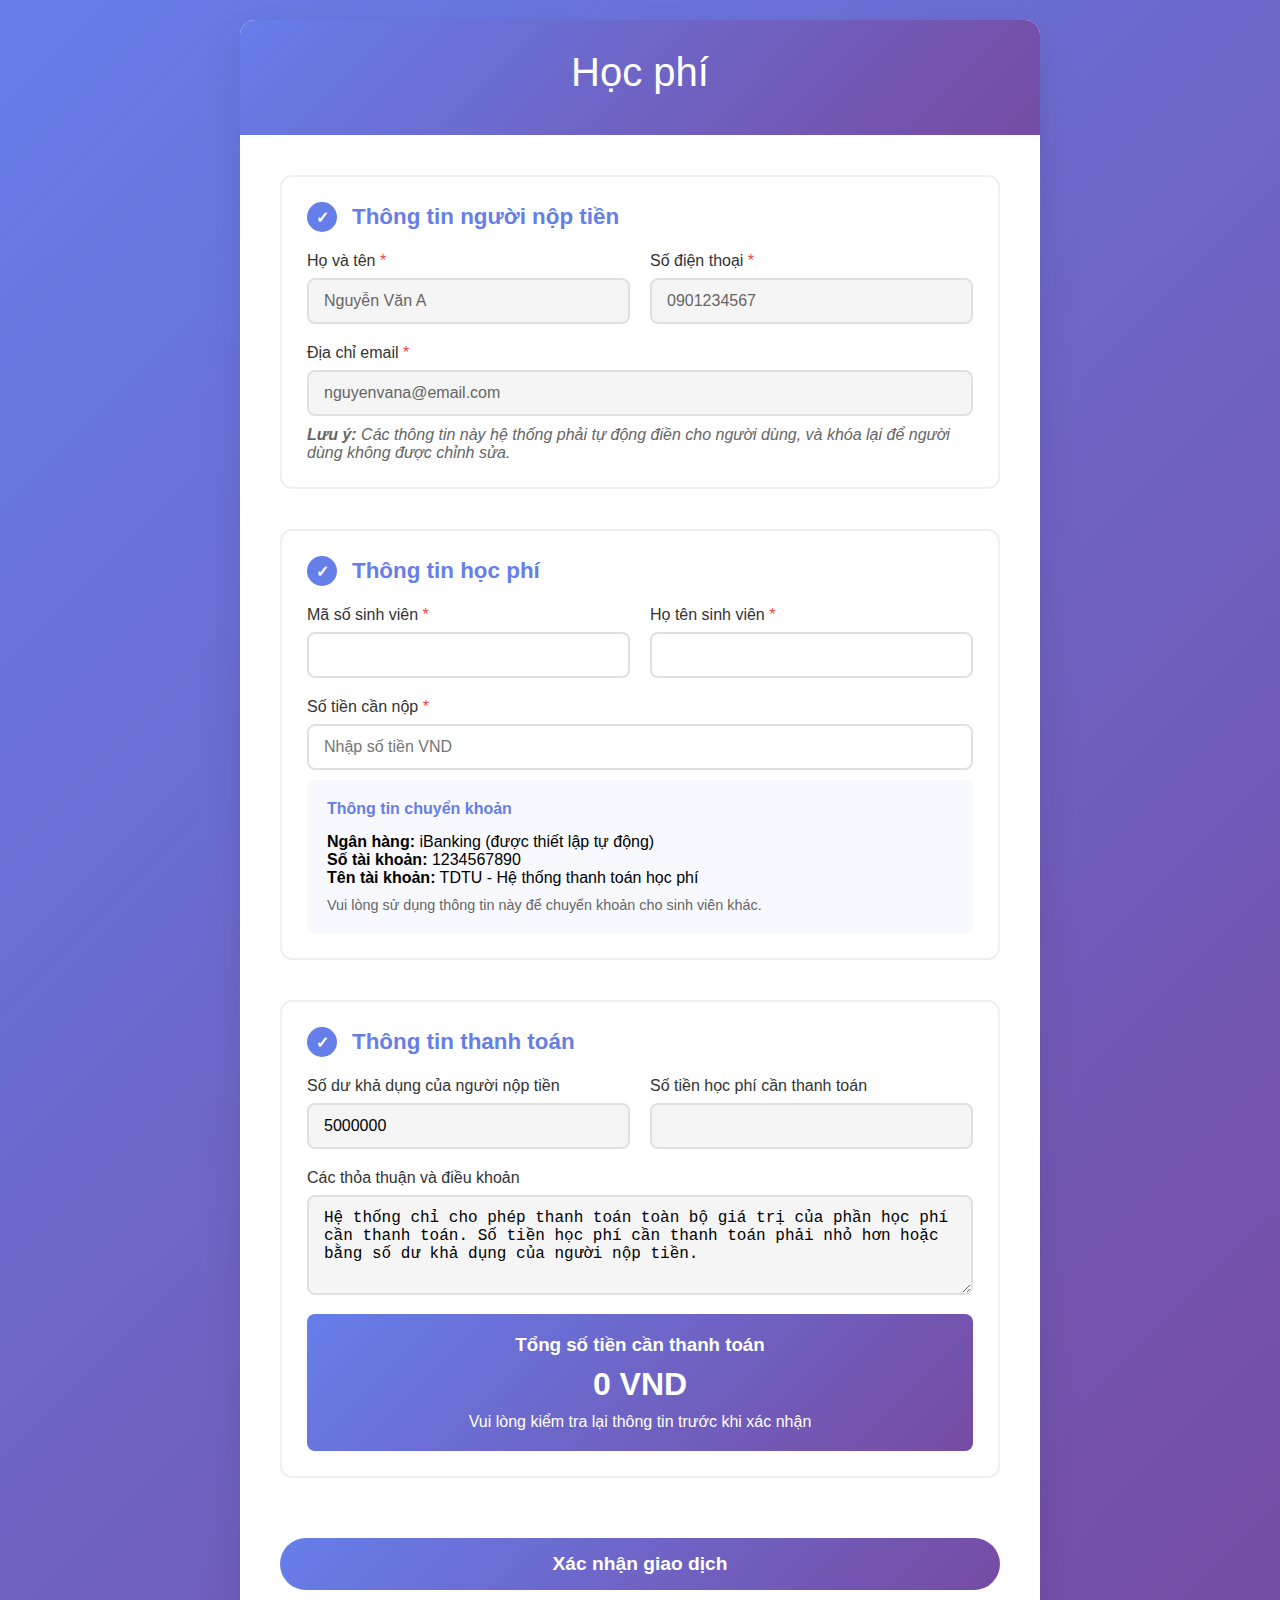
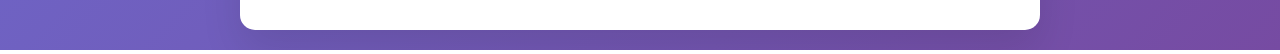
<file: frontend/public/index.html>
<!DOCTYPE html>
<html lang="vi">
<head>
    <meta charset="UTF-8">
    <meta name="viewport" content="width=device-width, initial-scale=1.0">
    <title>Hệ thống đăng ký thành công</title>
    <style>
        * {
            margin: 0;
            padding: 0;
            box-sizing: border-box;
        }

        body {
            font-family: 'Segoe UI', Tahoma, Geneva, Verdana, sans-serif;
            background: linear-gradient(135deg, #667eea 0%, #764ba2 100%);
            min-height: 100vh;
            padding: 20px;
        }

        .container {
            max-width: 800px;
            margin: 0 auto;
            background: white;
            border-radius: 15px;
            box-shadow: 0 20px 40px rgba(0,0,0,0.1);
            overflow: hidden;
        }

        .header {
            background: linear-gradient(135deg, #667eea 0%, #764ba2 100%);
            color: white;
            padding: 30px;
            text-align: center;
        }

        .header h1 {
            font-size: 2.5rem;
            margin-bottom: 10px;
            font-weight: 300;
        }

        .header p {
            font-size: 1.1rem;
            opacity: 0.9;
        }

        .form-container {
            padding: 40px;
        }

        .section {
            margin-bottom: 40px;
            border: 2px solid #f0f0f0;
            border-radius: 12px;
            padding: 25px;
            transition: all 0.3s ease;
        }

        .section:hover {
            border-color: #667eea;
            box-shadow: 0 5px 15px rgba(102, 126, 234, 0.1);
        }

        .section-title {
            color: #667eea;
            font-size: 1.4rem;
            margin-bottom: 20px;
            font-weight: 600;
            display: flex;
            align-items: center;
        }

        .section-title::before {
            content: "✓";
            background: #667eea;
            color: white;
            width: 30px;
            height: 30px;
            border-radius: 50%;
            display: flex;
            align-items: center;
            justify-content: center;
            margin-right: 15px;
            font-size: 1rem;
        }

        .form-row {
            display: flex;
            gap: 20px;
            margin-bottom: 20px;
            flex-wrap: wrap;
        }

        .form-group {
            flex: 1;
            min-width: 250px;
        }

        .form-group.full-width {
            flex: 100%;
        }

        label {
            display: block;
            margin-bottom: 8px;
            color: #333;
            font-weight: 500;
        }

        input[type="text"],
        input[type="email"],
        input[type="tel"],
        input[type="number"],
        select,
        textarea {
            width: 100%;
            padding: 12px 15px;
            border: 2px solid #e0e0e0;
            border-radius: 8px;
            font-size: 1rem;
            transition: all 0.3s ease;
            background: white;
        }

        input:focus,
        select:focus,
        textarea:focus {
            outline: none;
            border-color: #667eea;
            box-shadow: 0 0 0 3px rgba(102, 126, 234, 0.1);
        }

        .banking-info {
            background: #f8f9ff;
            padding: 20px;
            border-radius: 8px;
            margin-top: 10px;
        }

        .fee-display {
            background: linear-gradient(135deg, #667eea 0%, #764ba2 100%);
            color: white;
            padding: 20px;
            border-radius: 8px;
            text-align: center;
            margin-top: 15px;
        }

        .fee-amount {
            font-size: 2rem;
            font-weight: bold;
            margin: 10px 0;
        }

        .submit-btn {
            background: linear-gradient(135deg, #667eea 0%, #764ba2 100%);
            color: white;
            padding: 15px 40px;
            border: none;
            border-radius: 50px;
            font-size: 1.2rem;
            font-weight: 600;
            cursor: pointer;
            transition: all 0.3s ease;
            width: 100%;
            margin-top: 20px;
        }

        .submit-btn:hover {
            transform: translateY(-2px);
            box-shadow: 0 10px 20px rgba(102, 126, 234, 0.3);
        }

        .submit-btn:active {
            transform: translateY(0);
        }

        .required {
            color: #e74c3c;
        }

        @media (max-width: 768px) {
            .form-row {
                flex-direction: column;
            }
            
            .form-group {
                min-width: 100%;
            }
            
            .header h1 {
                font-size: 2rem;
            }
            
            .form-container {
                padding: 20px;
            }
        }

        .success-message {
            display: none;
            background: #d4edda;
            color: #155724;
            padding: 20px;
            border-radius: 8px;
            margin-bottom: 20px;
            border: 1px solid #c3e6cb;
        }
    </style>
</head>
<body>
    <div class="container">
        <div class="header">
            <h1>Học phí</h1>
        </div>

        <div class="form-container">
            <div class="success-message" id="successMessage">
                <strong>Đăng ký thành công!</strong> Thông tin của bạn đã được ghi nhận.
            </div>

            <form id="registrationForm">
                <!-- Section 1: Thông tin người nộp tiền -->
                <div class="section">
                    <h2 class="section-title">Thông tin người nộp tiền</h2>
                    
                    <div class="form-row">
                        <div class="form-group">
                            <label for="submitterName">Họ và tên <span class="required">*</span></label>
                            <input type="text" id="submitterName" name="submitterName" required>
                        </div>
                        <div class="form-group">
                            <label for="submitterPhone">Số điện thoại <span class="required">*</span></label>
                            <input type="tel" id="submitterPhone" name="submitterPhone" required>
                        </div>
                    </div>

                    <div class="form-group full-width">
                        <label for="submitterEmail">Địa chỉ email <span class="required">*</span></label>
                        <input type="email" id="submitterEmail" name="submitterEmail" required>
                    </div>

                    <p style="color: #666; font-style: italic; margin-top: 10px;">
                        <strong>Lưu ý:</strong> Các thông tin này hệ thống phải tự động điền cho người dùng, và khóa lại để người dùng không được chỉnh sửa.
                    </p>
                </div>

                <!-- Section 2: Thông tin học phí -->
                <div class="section">
                    <h2 class="section-title">Thông tin học phí</h2>
                    
                    <div class="form-row">
                        <div class="form-group">
                            <label for="studentId">Mã số sinh viên <span class="required">*</span></label>
                            <input type="text" id="studentId" name="studentId" required>
                        </div>
                        <div class="form-group">
                            <label for="studentName">Họ tên sinh viên <span class="required">*</span></label>
                            <input type="text" id="studentName" name="studentName" required>
                        </div>
                    </div>

                    <div class="form-group">
                        <label for="cardNumber">Số tiền cần nộp <span class="required">*</span></label>
                        <input type="number" id="feeAmount" name="feeAmount" required placeholder="Nhập số tiền VND">
                    </div>

                    <div class="banking-info">
                        <h4 style="margin-bottom: 15px; color: #667eea;">Thông tin chuyển khoản</h4>
                        <p><strong>Ngân hàng:</strong> iBanking (được thiết lập tự động)</p>
                        <p><strong>Số tài khoản:</strong> <span id="accountNumber">1234567890</span></p>
                        <p><strong>Tên tài khoản:</strong> TDTU - Hệ thống thanh toán học phí</p>
                        <p style="color: #666; font-size: 0.9rem; margin-top: 10px;">
                            Vui lòng sử dụng thông tin này để chuyển khoản cho sinh viên khác.
                        </p>
                    </div>
                </div>

                <!-- Section 3: Thông tin thanh toán -->
                <div class="section">
                    <h2 class="section-title">Thông tin thanh toán</h2>
                    
                    <div class="form-row">
                        <div class="form-group">
                            <label for="payerBalance">Số dư khả dụng của người nộp tiền</label>
                            <input type="number" id="payerBalance" name="payerBalance" readonly value="5000000" style="background: #f5f5f5;">
                        </div>
                        <div class="form-group">
                            <label for="tuitionFee">Số tiền học phí cần thanh toán</label>
                            <input type="number" id="tuitionFee" name="tuitionFee" readonly style="background: #f5f5f5;">
                        </div>
                    </div>

                    <div class="form-group">
                        <label for="agreements">Các thỏa thuận và điều khoản</label>
                        <textarea id="agreements" name="agreements" rows="4" readonly style="background: #f5f5f5;">
Hệ thống chỉ cho phép thanh toán toàn bộ giá trị của phần học phí cần thanh toán. Số tiền học phí cần thanh toán phải nhỏ hơn hoặc bằng số dư khả dụng của người nộp tiền.
                        </textarea>
                    </div>

                    <div class="fee-display">
                        <h3>Tổng số tiền cần thanh toán</h3>
                        <div class="fee-amount" id="totalAmount">0 VND</div>
                        <p>Vui lòng kiểm tra lại thông tin trước khi xác nhận</p>
                    </div>
                </div>

                <button type="submit" class="submit-btn" id="submitBtn">
                    Xác nhận giao dịch
                </button>
            </form>
        </div>
    </div>

    <script>
        // Auto-fill locked fields (simulating system auto-fill)
        document.getElementById('submitterName').value = 'Nguyễn Văn A';
        document.getElementById('submitterPhone').value = '0901234567';
        document.getElementById('submitterEmail').value = 'nguyenvana@email.com';
        
        // Lock the submitter info fields
        document.getElementById('submitterName').readOnly = true;
        document.getElementById('submitterPhone').readOnly = true;
        document.getElementById('submitterEmail').readOnly = true;
        
        // Style locked fields
        const lockedFields = ['submitterName', 'submitterPhone', 'submitterEmail'];
        lockedFields.forEach(id => {
            const field = document.getElementById(id);
            field.style.background = '#f5f5f5';
            field.style.color = '#666';
        });

        // Update total amount when fee amount changes
        document.getElementById('feeAmount').addEventListener('input', function() {
            const amount = parseInt(this.value) || 0;
            document.getElementById('tuitionFee').value = amount;
            document.getElementById('totalAmount').textContent = amount.toLocaleString('vi-VN') + ' VND';
            
            // Check if amount is valid
            const balance = parseInt(document.getElementById('payerBalance').value);
            const submitBtn = document.getElementById('submitBtn');
            
            if (amount > balance) {
                submitBtn.style.background = '#e74c3c';
                submitBtn.textContent = 'Số dư không đủ';
                submitBtn.disabled = true;
            } else if (amount > 0) {
                submitBtn.style.background = 'linear-gradient(135deg, #667eea 0%, #764ba2 100%)';
                submitBtn.textContent = 'Xác nhận giao dịch';
                submitBtn.disabled = false;
            }
        });

        // Form submission
        document.getElementById('registrationForm').addEventListener('submit', function(e) {
            e.preventDefault();
            
            const feeAmount = parseInt(document.getElementById('feeAmount').value) || 0;
            const balance = parseInt(document.getElementById('payerBalance').value);
            
            if (feeAmount <= 0) {
                alert('Vui lòng nhập số tiền cần thanh toán');
                return;
            }
            
            if (feeAmount > balance) {
                alert('Số dư không đủ để thực hiện giao dịch');
                return;
            }
            
            // Show success message
            document.getElementById('successMessage').style.display = 'block';
            document.getElementById('successMessage').scrollIntoView({ behavior: 'smooth' });
            
            // Simulate transaction processing
            const submitBtn = document.getElementById('submitBtn');
            submitBtn.textContent = 'Đang xử lý...';
            submitBtn.disabled = true;
            
            setTimeout(() => {
                submitBtn.textContent = 'Giao dịch thành công';
                submitBtn.style.background = '#27ae60';
            }, 2000);
        });
    </script>
</body>
</html>
</file>
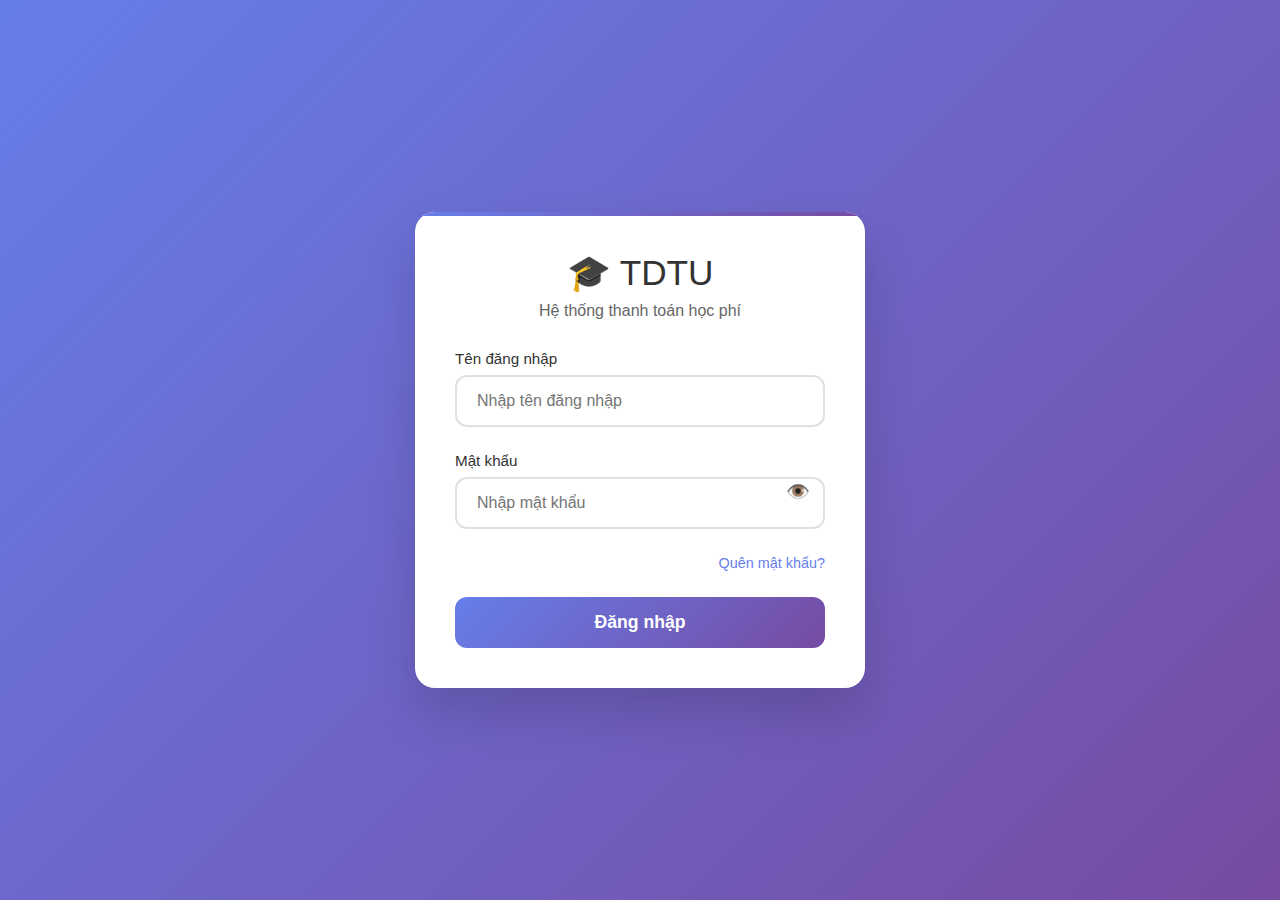
<file: frontend/public/history.html>
<!DOCTYPE html>
<html lang="vi">
<head>
    <meta charset="UTF-8">
    <meta name="viewport" content="width=device-width, initial-scale=1.0">
    <title>Lịch sử giao dịch</title>
    <link rel="stylesheet" href="login.css">
</head>
<body>
    <div class="login-container" style="max-width: 800px;">
        <div class="logo">
            <h1>🎓 TDTU</h1>
            <p>Lịch sử giao dịch học phí</p>
        </div>

        <div class="user-info-section" style="display:block;">
            <div class="user-info-title">Thông tin người nộp</div>
            <div class="user-info-item"><span class="user-info-label">Họ tên</span><span id="uFullname" class="user-info-value"></span></div>
            <div class="user-info-item"><span class="user-info-label">Email</span><span id="uEmail" class="user-info-value"></span></div>
            <div class="user-info-item"><span class="user-info-label">Số dư</span><span id="uBalance" class="user-info-value"></span></div>
        </div>

        <div class="transaction-history" id="txList"></div>

        <button class="continue-btn" onclick="window.location.href='index.html'">Quay lại</button>
    </div>

    <script>
(function() {
    const userJson = localStorage.getItem('user');
    if (!userJson) { window.location.href = 'login.html'; return; }
    let user = null; try { user = JSON.parse(userJson); } catch { user = null; }
    if (!user || !user.id) { window.location.href = 'login.html'; return; }

    document.getElementById('uFullname').textContent = user.fullname || '';
    document.getElementById('uEmail').textContent = user.email || '';
    document.getElementById('uBalance').textContent = (user.balance || 0).toLocaleString('vi-VN') + ' VND';

    async function loadHistory() {
        try {
            const res = await fetch(`http://localhost/service/GKService/backend/auth/transactions.php?userId=${user.id}`);
            const data = await res.json();
            const listEl = document.getElementById('txList');
            listEl.innerHTML = '';
            if (data.status !== 'success' || !Array.isArray(data.transactions) || data.transactions.length === 0) {
                listEl.innerHTML = '<div class="transaction-item">Chưa có giao dịch</div>';
                return;
            }
            data.transactions.forEach(t => {
                const div = document.createElement('div');
                div.className = 'transaction-item';
                const amt = Number(t.Amount || 0);
                const created = t.CreatedAt ? new Date(t.CreatedAt).toLocaleString('vi-VN') : '';
                div.innerHTML = `<div><strong>${t.StudentID || ''}</strong> - ${t.StudentName || ''}</div>
                                 <div>Số tiền: ${amt.toLocaleString('vi-VN')} VND</div>
                                 <div>Thời gian: ${created}</div>`;
                listEl.appendChild(div);
            });
        } catch (e) {
            console.error(e);
            document.getElementById('txList').innerHTML = '<div class="transaction-item">Lỗi tải lịch sử</div>';
        }
    }

    loadHistory();
})();
    </script>
</body>
</html>
</file>
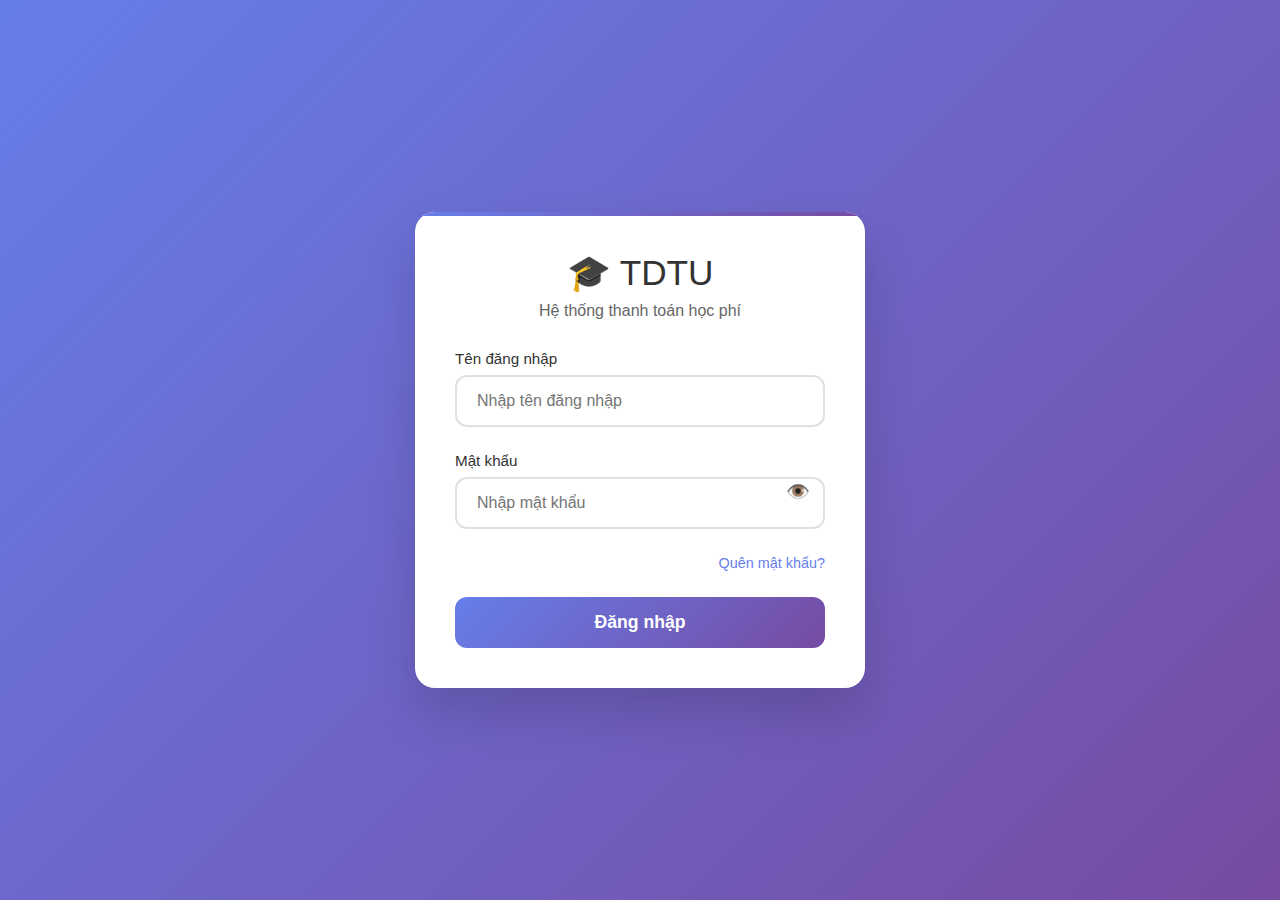
<file: frontend/public/login.html>
<!DOCTYPE html>
<html lang="vi">
<head>
    <meta charset="UTF-8">
    <meta name="viewport" content="width=device-width, initial-scale=1.0">
    <title>Đăng nhập - Hệ thống thanh toán học phí</title>
    <link rel="stylesheet" href="../public/assets/css/login.css">
    
</head>
<body>
    <div class="login-container">
        <div class="logo">
            <h1>🎓 TDTU</h1>
            <p>Hệ thống thanh toán học phí</p>
        </div>

        <div class="error-message" id="errorMessage" style="display:none;"></div>
        <div class="success-message" id="successMessage" style="display:none;"></div>

        <form id="loginForm">
            <div class="form-group">
                <label for="username">Tên đăng nhập</label>
                <input type="text" id="username" name="username" placeholder="Nhập tên đăng nhập" required>
            </div>

            <div class="form-group" style="position: relative;">
                <label for="password">Mật khẩu</label>
                <input type="password" id="password" name="password" placeholder="Nhập mật khẩu" required>
                <span class="password-toggle" id="passwordToggle">👁️</span>
            </div>

            <div class="forgot-password">
                <a href="#" id="forgotPasswordLink">Quên mật khẩu?</a>
            </div>

            <button type="submit" class="login-btn" id="loginBtn">
                <span id="loginBtnText">Đăng nhập</span>
            </button>
        </form>


    </div>
    <script src="../public/assets/js/login.js"></script>
</body>
</html>
</file>
<file: frontend/public/login.css>
* {
            margin: 0;
            padding: 0;
            box-sizing: border-box;
        }

        body {
            font-family: 'Segoe UI', Tahoma, Geneva, Verdana, sans-serif;
            background: linear-gradient(135deg, #667eea 0%, #764ba2 100%);
            min-height: 100vh;
            display: flex;
            align-items: center;
            justify-content: center;
            padding: 20px;
        }

        .login-container {
            background: white;
            padding: 40px;
            border-radius: 20px;
            box-shadow: 0 25px 50px rgba(0, 0, 0, 0.15);
            width: 100%;
            max-width: 450px;
            position: relative;
            overflow: hidden;
        }

        .login-container::before {
            content: '';
            position: absolute;
            top: 0;
            left: 0;
            right: 0;
            height: 4px;
            background: linear-gradient(90deg, #667eea, #764ba2);
        }

        .logo {
            text-align: center;
            margin-bottom: 30px;
        }

        .logo h1 {
            color: #333;
            font-size: 2.2rem;
            font-weight: 300;
            margin-bottom: 8px;
        }

        .logo p {
            color: #666;
            font-size: 1rem;
        }

        .form-group {
            margin-bottom: 25px;
            position: relative;
        }

        label {
            display: block;
            color: #333;
            font-weight: 500;
            margin-bottom: 8px;
            font-size: 0.95rem;
        }

        input[type="text"],
        input[type="password"] {
            width: 100%;
            padding: 15px 20px;
            border: 2px solid #e0e0e0;
            border-radius: 12px;
            font-size: 1rem;
            transition: all 0.3s ease;
            background: white;
        }

        input:focus {
            outline: none;
            border-color: #667eea;
            box-shadow: 0 0 0 3px rgba(102, 126, 234, 0.1);
            transform: translateY(-2px);
        }

        .password-toggle {
            position: absolute;
            right: 15px;
            top: 50%;
            transform: translateY(-50%);
            cursor: pointer;
            color: #666;
            font-size: 1.2rem;
            user-select: none;
        }

        .password-toggle:hover {
            color: #667eea;
        }

        .forgot-password {
            text-align: right;
            margin-bottom: 25px;
        }

        .forgot-password a {
            color: #667eea;
            text-decoration: none;
            font-size: 0.9rem;
            transition: color 0.3s ease;
        }

        .forgot-password a:hover {
            color: #764ba2;
            text-decoration: underline;
        }

        .login-btn {
            width: 100%;
            background: linear-gradient(135deg, #667eea 0%, #764ba2 100%);
            color: white;
            padding: 15px 20px;
            border: none;
            border-radius: 12px;
            font-size: 1.1rem;
            font-weight: 600;
            cursor: pointer;
            transition: all 0.3s ease;
            position: relative;
            overflow: hidden;
        }

        .login-btn:hover {
            transform: translateY(-2px);
            box-shadow: 0 10px 25px rgba(102, 126, 234, 0.3);
        }

        .login-btn:active {
            transform: translateY(0);
        }

        .login-btn:disabled {
            background: #ccc;
            cursor: not-allowed;
            transform: none;
            box-shadow: none;
        }

        .register-link {
            text-align: center;
            margin-top: 25px;
            padding-top: 25px;
            border-top: 1px solid #eee;
        }

        .register-link p {
            color: #666;
            margin-bottom: 10px;
        }

        .register-btn {
            color: #667eea;
            text-decoration: none;
            font-weight: 600;
            padding: 10px 20px;
            border: 2px solid #667eea;
            border-radius: 8px;
            display: inline-block;
            transition: all 0.3s ease;
        }

        .register-btn:hover {
            background: #667eea;
            color: white;
            transform: translateY(-2px);
        }

        .error-message {
            background: #fee;
            color: #c33;
            padding: 12px;
            border-radius: 8px;
            margin-bottom: 20px;
            border: 1px solid #fcc;
            display: none;
            font-size: 0.9rem;
        }

        .success-message {
            background: #efe;
            color: #3c3;
            padding: 12px;
            border-radius: 8px;
            margin-bottom: 20px;
            border: 1px solid #cfc;
            display: none;
            font-size: 0.9rem;
        }

        .loading-spinner {
            display: none;
            width: 20px;
            height: 20px;
            border: 2px solid #fff;
            border-top: 2px solid transparent;
            border-radius: 50%;
            animation: spin 1s linear infinite;
            margin-right: 10px;
        }

        @keyframes spin {
            0% { transform: rotate(0deg); }
            100% { transform: rotate(360deg); }
        }

        .user-info-section {
            display: none;
            background: #f8f9ff;
            padding: 25px;
            border-radius: 12px;
            margin-top: 20px;
            border: 1px solid #e0e8ff;
        }

        .user-info-title {
            color: #667eea;
            font-weight: 600;
            margin-bottom: 15px;
            font-size: 1.1rem;
        }

        .user-info-item {
            display: flex;
            justify-content: space-between;
            margin-bottom: 10px;
            padding: 8px 0;
            border-bottom: 1px solid #eee;
        }

        .user-info-item:last-child {
            border-bottom: none;
        }

        .user-info-label {
            font-weight: 500;
            color: #333;
        }

        .user-info-value {
            color: #666;
            font-weight: normal;
        }

        .transaction-history {
            margin-top: 15px;
        }

        .transaction-item {
            background: white;
            padding: 12px;
            border-radius: 8px;
            margin-bottom: 8px;
            border-left: 4px solid #667eea;
        }

        .continue-btn {
            width: 100%;
            background: linear-gradient(135deg, #27ae60 0%, #2ecc71 100%);
            color: white;
            padding: 15px 20px;
            border: none;
            border-radius: 12px;
            font-size: 1.1rem;
            font-weight: 600;
            cursor: pointer;
            transition: all 0.3s ease;
            margin-top: 20px;
        }

        .continue-btn:hover {
            transform: translateY(-2px);
            box-shadow: 0 10px 25px rgba(46, 204, 113, 0.3);
        }

        @media (max-width: 480px) {
            .login-container {
                padding: 30px 25px;
                margin: 10px;
            }
            
            .logo h1 {
                font-size: 1.8rem;
            }
        }
</file>
<file: frontend/public/assets/css/login.css>
* {
            margin: 0;
            padding: 0;
            box-sizing: border-box;
        }

        body {
            font-family: 'Segoe UI', Tahoma, Geneva, Verdana, sans-serif;
            background: linear-gradient(135deg, #667eea 0%, #764ba2 100%);
            min-height: 100vh;
            display: flex;
            align-items: center;
            justify-content: center;
            padding: 20px;
        }

        .login-container {
            background: white;
            padding: 40px;
            border-radius: 20px;
            box-shadow: 0 25px 50px rgba(0, 0, 0, 0.15);
            width: 100%;
            max-width: 450px;
            position: relative;
            overflow: hidden;
        }

        .login-container::before {
            content: '';
            position: absolute;
            top: 0;
            left: 0;
            right: 0;
            height: 4px;
            background: linear-gradient(90deg, #667eea, #764ba2);
        }

        .logo {
            text-align: center;
            margin-bottom: 30px;
        }

        .logo h1 {
            color: #333;
            font-size: 2.2rem;
            font-weight: 300;
            margin-bottom: 8px;
        }

        .logo p {
            color: #666;
            font-size: 1rem;
        }

        .form-group {
            margin-bottom: 25px;
            position: relative;
        }

        label {
            display: block;
            color: #333;
            font-weight: 500;
            margin-bottom: 8px;
            font-size: 0.95rem;
        }

        input[type="text"],
        input[type="password"] {
            width: 100%;
            padding: 15px 20px;
            border: 2px solid #e0e0e0;
            border-radius: 12px;
            font-size: 1rem;
            transition: all 0.3s ease;
            background: white;
        }

        input:focus {
            outline: none;
            border-color: #667eea;
            box-shadow: 0 0 0 3px rgba(102, 126, 234, 0.1);
            transform: translateY(-2px);
        }

        .password-toggle {
            position: absolute;
            right: 15px;
            top: 50%;
            transform: translateY(-50%);
            cursor: pointer;
            color: #666;
            font-size: 1.2rem;
            user-select: none;
        }

        .password-toggle:hover {
            color: #667eea;
        }

        .forgot-password {
            text-align: right;
            margin-bottom: 25px;
        }

        .forgot-password a {
            color: #667eea;
            text-decoration: none;
            font-size: 0.9rem;
            transition: color 0.3s ease;
        }

        .forgot-password a:hover {
            color: #764ba2;
            text-decoration: underline;
        }

        .login-btn {
            width: 100%;
            background: linear-gradient(135deg, #667eea 0%, #764ba2 100%);
            color: white;
            padding: 15px 20px;
            border: none;
            border-radius: 12px;
            font-size: 1.1rem;
            font-weight: 600;
            cursor: pointer;
            transition: all 0.3s ease;
            position: relative;
            overflow: hidden;
        }

        .login-btn:hover {
            transform: translateY(-2px);
            box-shadow: 0 10px 25px rgba(102, 126, 234, 0.3);
        }

        .login-btn:active {
            transform: translateY(0);
        }

        .login-btn:disabled {
            background: #ccc;
            cursor: not-allowed;
            transform: none;
            box-shadow: none;
        }

        .register-link {
            text-align: center;
            margin-top: 25px;
            padding-top: 25px;
            border-top: 1px solid #eee;
        }

        .register-link p {
            color: #666;
            margin-bottom: 10px;
        }

        .register-btn {
            color: #667eea;
            text-decoration: none;
            font-weight: 600;
            padding: 10px 20px;
            border: 2px solid #667eea;
            border-radius: 8px;
            display: inline-block;
            transition: all 0.3s ease;
        }

        .register-btn:hover {
            background: #667eea;
            color: white;
            transform: translateY(-2px);
        }

        .error-message {
            background: #fee;
            color: #c33;
            padding: 12px;
            border-radius: 8px;
            margin-bottom: 20px;
            border: 1px solid #fcc;
            display: none;
            font-size: 0.9rem;
        }

        .success-message {
            background: #efe;
            color: #3c3;
            padding: 12px;
            border-radius: 8px;
            margin-bottom: 20px;
            border: 1px solid #cfc;
            display: none;
            font-size: 0.9rem;
        }

        .loading-spinner {
            display: none;
            width: 20px;
            height: 20px;
            border: 2px solid #fff;
            border-top: 2px solid transparent;
            border-radius: 50%;
            animation: spin 1s linear infinite;
            margin-right: 10px;
        }

        @keyframes spin {
            0% { transform: rotate(0deg); }
            100% { transform: rotate(360deg); }
        }

        .user-info-section {
            display: none;
            background: #f8f9ff;
            padding: 25px;
            border-radius: 12px;
            margin-top: 20px;
            border: 1px solid #e0e8ff;
        }

        .user-info-title {
            color: #667eea;
            font-weight: 600;
            margin-bottom: 15px;
            font-size: 1.1rem;
        }

        .user-info-item {
            display: flex;
            justify-content: space-between;
            margin-bottom: 10px;
            padding: 8px 0;
            border-bottom: 1px solid #eee;
        }

        .user-info-item:last-child {
            border-bottom: none;
        }

        .user-info-label {
            font-weight: 500;
            color: #333;
        }

        .user-info-value {
            color: #666;
            font-weight: normal;
        }

        .transaction-history {
            margin-top: 15px;
        }

        .transaction-item {
            background: white;
            padding: 12px;
            border-radius: 8px;
            margin-bottom: 8px;
            border-left: 4px solid #667eea;
        }

        .continue-btn {
            width: 100%;
            background: linear-gradient(135deg, #27ae60 0%, #2ecc71 100%);
            color: white;
            padding: 15px 20px;
            border: none;
            border-radius: 12px;
            font-size: 1.1rem;
            font-weight: 600;
            cursor: pointer;
            transition: all 0.3s ease;
            margin-top: 20px;
        }

        .continue-btn:hover {
            transform: translateY(-2px);
            box-shadow: 0 10px 25px rgba(46, 204, 113, 0.3);
        }

        @media (max-width: 480px) {
            .login-container {
                padding: 30px 25px;
                margin: 10px;
            }
            
            .logo h1 {
                font-size: 1.8rem;
            }
        }
</file>
